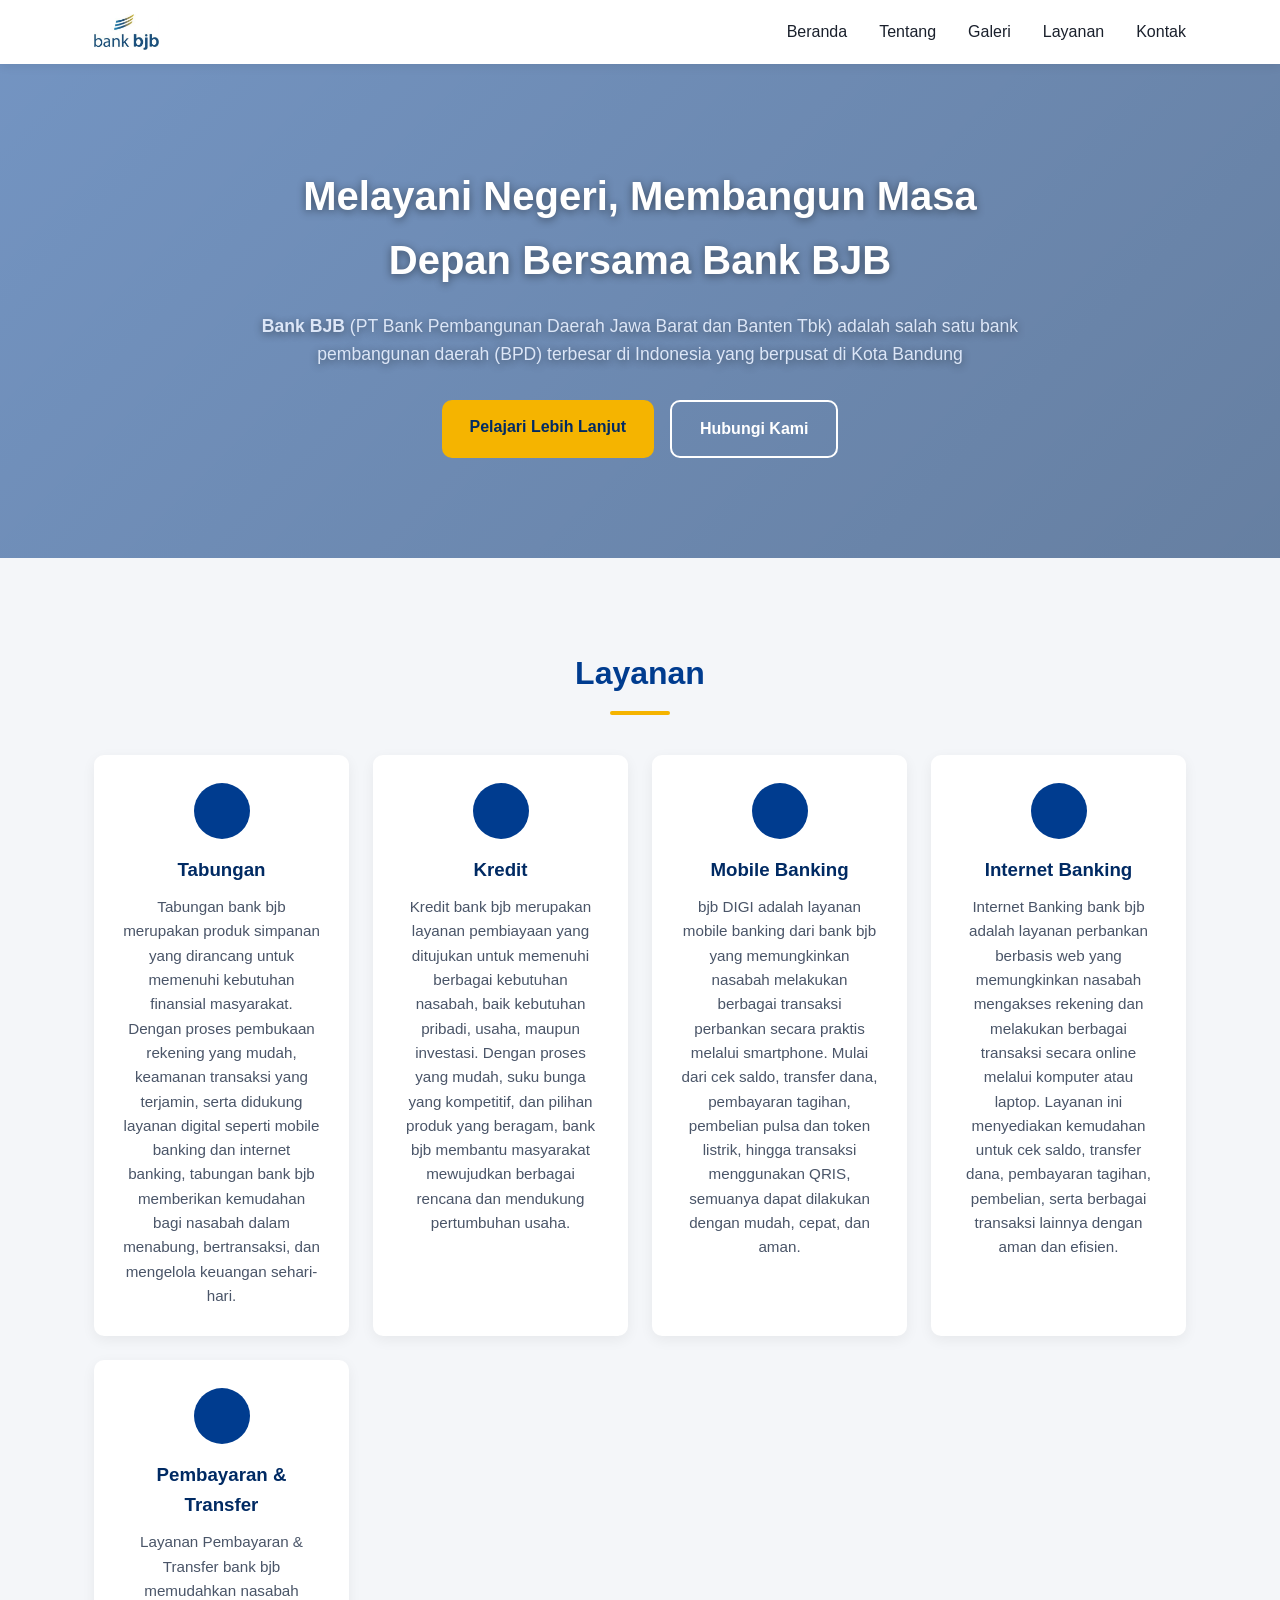
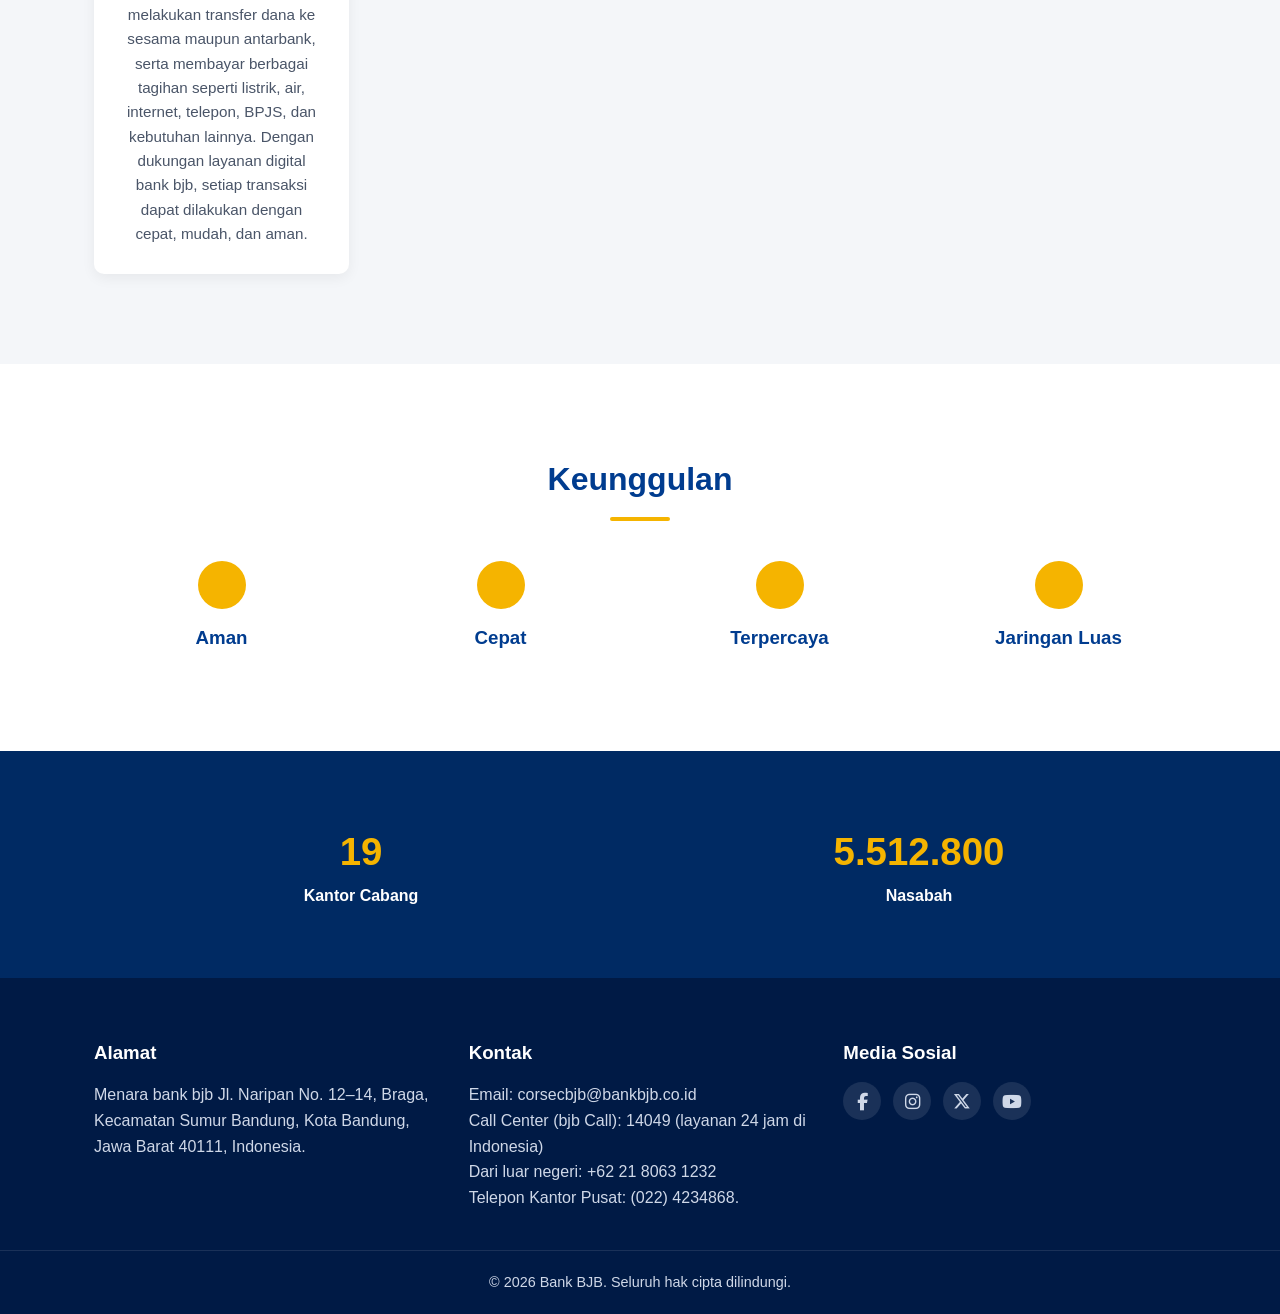
<file: index.html>
<!DOCTYPE html>
<html lang="id">
<head>
<meta charset="UTF-8">
<meta name="viewport" content="width=device-width, initial-scale=1.0">
<title>Bank BJB</title>
<link rel="stylesheet" href="style1.css">
<link rel="stylesheet" href="https://cdnjs.cloudflare.com/ajax/libs/font-awesome/6.5.1/css/all.min.css">
</head>
<body>

  <header class="navbar">
    <div class="navbar__container">
      <div class="navbar__logo">
        <!-- Ganti dengan logo Bank BJB -->
        <img src="IMG-20260719-WA0002.jpg" alt="eweh logona">
      
      </div>

      <nav class="navbar__menu" id="navbarMenu">
        <ul>
          <li><a href="index.html">Beranda</a></li>
          <li><a href="tentang.html">Tentang</a></li>
          <li><a href="galeri.html">Galeri</a></li>
          <li><a href="#layanan">Layanan</a></li>
          <li><a href="#kontak">Kontak</a></li>
        </ul>
      </nav>

      <button class="navbar__toggle" id="navbarToggle" aria-label="Buka menu" aria-expanded="false">
        <span></span>
        <span></span>
        <span></span>
      </button>
    </div>
  </header>

  <main>

    <!-- ========== 2. HERO SECTION ========== -->
    <section class="hero" id="beranda">
      <div class="hero__container">
        <h1 class="hero__title">Melayani Negeri, Membangun Masa Depan Bersama Bank BJB</h1>
        <p class="hero__desc">
          <!-- Deskripsi singkat hero diisi di sini -->
          <strong>Bank BJB</strong> (PT Bank Pembangunan Daerah Jawa Barat dan Banten Tbk) adalah salah satu bank pembangunan daerah (BPD) terbesar di Indonesia yang berpusat di Kota Bandung
        </p>
        <div class="hero__actions">
          <a href="tentang.html" class="btn btn--primary">Pelajari Lebih Lanjut</a>
          <a href="#kontak" class="btn btn--outline">Hubungi Kami</a>
        </div>
      </div>
    </section>

    <!-- ========== 3. TENTANG BANK BJB ========== -->

    <!-- ========== 4. LAYANAN ========== -->
    <section class="layanan" id="layanan">
      <div class="section__container">
        <h2 class="section__title">Layanan</h2>

        <div class="layanan__grid">
          <div class="layanan__card">
            <div class="layanan__icon"><!-- Ikon --></div>
            <h3>Tabungan</h3>
            <p>Tabungan bank bjb merupakan produk simpanan yang dirancang untuk memenuhi kebutuhan finansial masyarakat. Dengan proses pembukaan rekening yang mudah, keamanan transaksi yang terjamin, serta didukung layanan digital seperti mobile banking dan internet banking, tabungan bank bjb memberikan kemudahan bagi nasabah dalam menabung, bertransaksi, dan mengelola keuangan sehari-hari.</p>
          </div>

          <div class="layanan__card">
            <div class="layanan__icon"><!-- Ikon --></div>
            <h3>Kredit</h3>
            <p>Kredit bank bjb merupakan layanan pembiayaan yang ditujukan untuk memenuhi berbagai kebutuhan nasabah, baik kebutuhan pribadi, usaha, maupun investasi. Dengan proses yang mudah, suku bunga yang kompetitif, dan pilihan produk yang beragam, bank bjb membantu masyarakat mewujudkan berbagai rencana dan mendukung pertumbuhan usaha.</p>
          </div>

          <div class="layanan__card">
            <div class="layanan__icon"><!-- Ikon --></div>
            <h3>Mobile Banking</h3>
            <p>bjb DIGI adalah layanan mobile banking dari bank bjb yang memungkinkan nasabah melakukan berbagai transaksi perbankan secara praktis melalui smartphone. Mulai dari cek saldo, transfer dana, pembayaran tagihan, pembelian pulsa dan token listrik, hingga transaksi menggunakan QRIS, semuanya dapat dilakukan dengan mudah, cepat, dan aman.</p>
          </div>

          <div class="layanan__card">
            <div class="layanan__icon"><!-- Ikon --></div>
            <h3>Internet Banking</h3>
            <p>Internet Banking bank bjb adalah layanan perbankan berbasis web yang memungkinkan nasabah mengakses rekening dan melakukan berbagai transaksi secara online melalui komputer atau laptop. Layanan ini menyediakan kemudahan untuk cek saldo, transfer dana, pembayaran tagihan, pembelian, serta berbagai transaksi lainnya dengan aman dan efisien.</p>
          </div>

          <div class="layanan__card">
            <div class="layanan__icon"><!-- Ikon --></div>
            <h3>Pembayaran & Transfer</h3>
            <p>Layanan Pembayaran & Transfer bank bjb memudahkan nasabah melakukan transfer dana ke sesama maupun antarbank, serta membayar berbagai tagihan seperti listrik, air, internet, telepon, BPJS, dan kebutuhan lainnya. Dengan dukungan layanan digital bank bjb, setiap transaksi dapat dilakukan dengan cepat, mudah, dan aman.</p>
          </div>
        </div>
      </div>
    </section>

    <!-- ========== 5. KEUNGGULAN ========== -->
    <section class="keunggulan" id="produk">
      <div class="section__container">
        <h2 class="section__title">Keunggulan</h2>

        <div class="keunggulan__grid">
          <div class="keunggulan__item">
            <div class="keunggulan__icon"><!-- Ikon --></div>
            <h3>Aman</h3>
            <p></p>
          </div>

          <div class="keunggulan__item">
            <div class="keunggulan__icon"><!-- Ikon --></div>
            <h3>Cepat</h3>
            <p></p>
          </div>

          <div class="keunggulan__item">
            <div class="keunggulan__icon"><!-- Ikon --></div>
            <h3>Terpercaya</h3>
            <p></p>
          </div>

          <div class="keunggulan__item">
            <div class="keunggulan__icon"><!-- Ikon --></div>
            <h3>Jaringan Luas</h3>
            <p></p>
          </div>
        </div>
      </div>
    </section>

    <!-- ========== 6. STATISTIK ========== -->
    <section class="statistik">
      <div class="section__container">
        <div class="statistik__grid">
          <div class="statistik__item">
            <span class="statistik__angka" data-target="64">0</span>
            <p><strong>Kantor Cabang</strong></p>
          </div>
          <div class="statistik__item">
            <span class="statistik__angka" data-target="18000000">18.000.000</span>
            <p><strong>Nasabah</strong></p>
          </div>
          </div>
        </div>
      </div>
    </section>

  </main>

  <!-- ========== 7. FOOTER ========== -->
  <footer class="footer" id="kontak">
    <div class="section__container footer__grid">
      <div class="footer__col">
        <h3>Alamat</h3>
        <p>Menara bank bjb
Jl. Naripan No. 12–14,
Braga, Kecamatan Sumur Bandung,
Kota Bandung, Jawa Barat 40111, Indonesia.</p>
      </div>

      <div class="footer__col">
        <h3>Kontak</h3>
        <p>Email: corsecbjb@bankbjb.co.id</p>
        <p>Call Center (bjb Call): 14049 (layanan 24 jam di Indonesia) <br>
Dari luar negeri: +62 21 8063 1232 <br>
Telepon Kantor Pusat: (022) 4234868. </p>
      </div>

      <div class="footer__col">
        <h3>Media Sosial</h3>
        <div class="footer__social">
          <a href="
https://www.google.com/url?sa=i&source=web&rct=j&url=https://www.facebook.com/bankbjb/&ved=2ahUKEwjR-eyFiIKWAxXFm-EIHW53LtYQy_kOeggIAggBCA0QAQ&opi=89978449&cd&psig=AOvVaw10H-f-Xx8UW5WOxENoNhed&ust=1785764162739000" aria-label="Facebook"><i class="fa-brands fa-facebook-f"></i></a>
          <a href="
https://www.google.com/url?sa=i&source=web&rct=j&url=https://www.instagram.com/bankbjb/&ved=2ahUKEwjLrMTSiIKWAxUN4TgGHQGpFwkQy_kOegYIAAgUEAE&opi=89978449&cd&psig=AOvVaw03By88JKtQ4bQKdZcxVntO&ust=1785764323605000" aria-label="Instagram"><i class="fa-brands fa-instagram"></i></a>
          <a href="
https://www.google.com/url?sa=i&source=web&rct=j&url=https://x.com/infobankbjb?lang%3Den&ved=2ahUKEwjVlZPkiIKWAxXPZyoJHX7dFd0Qy_kOegYIAAgJEAE&opi=89978449&cd&psig=AOvVaw07EjEEmV8B1ofLkgnyRqgN&ust=1785764360554000" aria-label="Twitter/X"><i class="fa-brands fa-x-twitter"></i></a>
          <a href="
https://www.google.com/url?sa=i&source=web&rct=j&url=https://www.youtube.com/@bankbjbofficial&ved=2ahUKEwiqye7tiIKWAxWt4TgGHd67E_8Qy_kOegYIAAgHEAE&opi=89978449&cd&psig=AOvVaw1lMkQVxUWoMFAPHhUxdCYv&ust=1785764380931000" aria-label="YouTube"><i class="fa-brands fa-youtube"></i></a>
        </div>
      </div>
    </div>

    <div class="footer__bottom">
      <p>&copy; <span id="tahunSekarang"></span> Bank BJB. Seluruh hak cipta dilindungi.</p>
    </div>
  </footer>

  <script src="script1.js"></script>
</body>
</html>
</file>
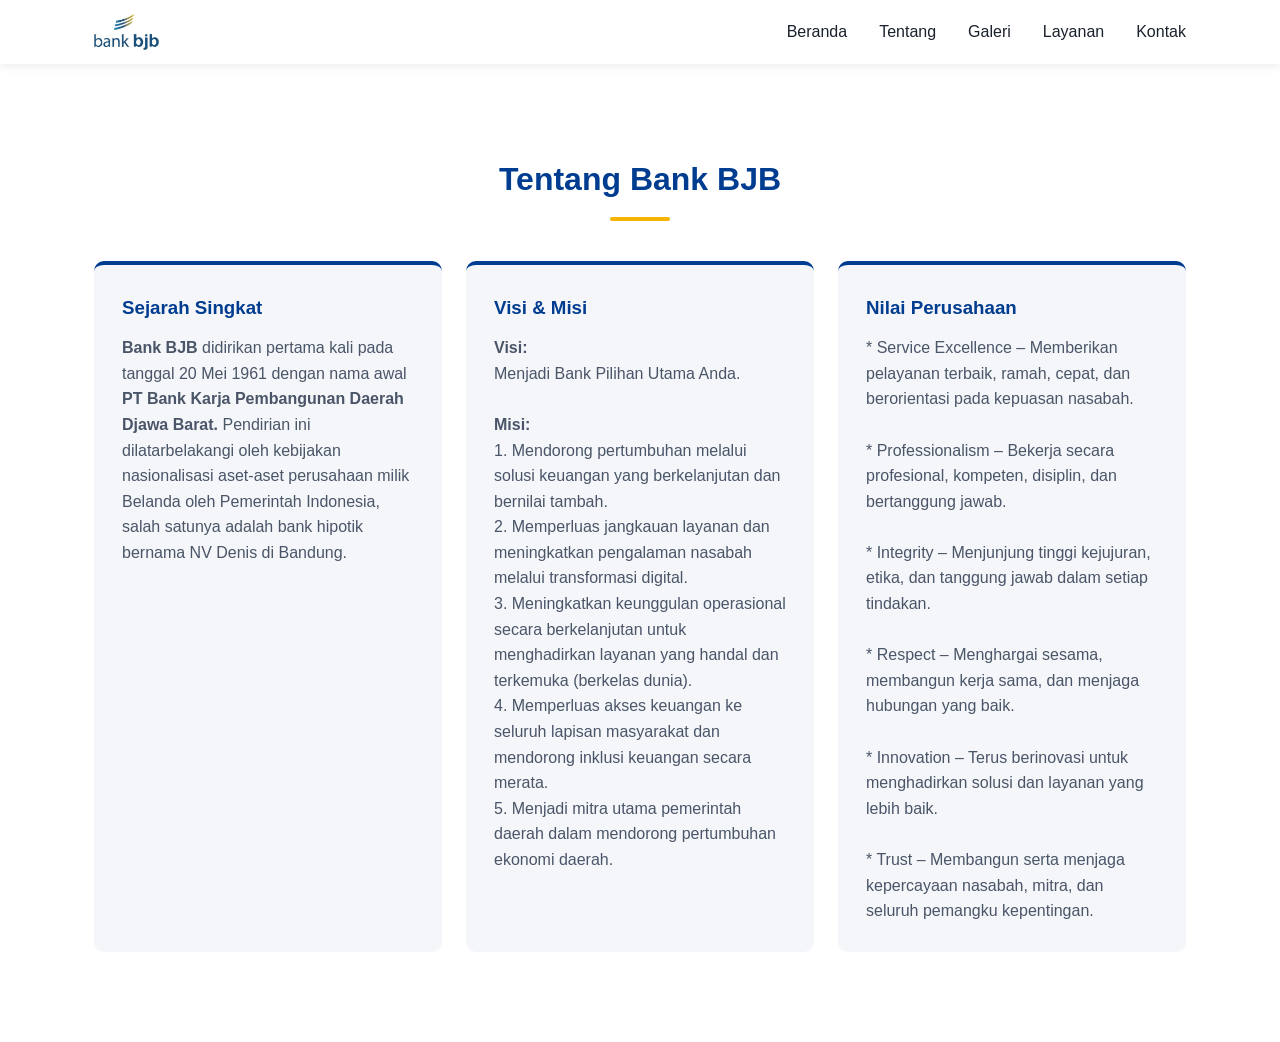
<file: tentang.html>
<!DOCTYPE html>
<html lang="id">
<head>
  <meta charset="UTF-8">
  <meta name="viewport" content="width=device-width, initial-scale=1.0">
  <meta http-equiv="X-UA-Compatible" content="ie=edge">
  <link rel="stylesheet" href="style1.css">
  <link rel="stylesheet" href="https://cdnjs.cloudflare.com/ajax/libs/font-awesome/6.5.1/css/all.min.css">
  <title>Tentang</title>
</head>
<body>
   <header class="navbar">
    <div class="navbar__container">
      <div class="navbar__logo">
        <!-- Ganti dengan logo Bank BJB -->
        <img src="IMG-20260719-WA0002.jpg" alt="eweh logona">
      
      </div>

      <nav class="navbar__menu" id="navbarMenu">
        <ul>
          <li><a href="index.html">Beranda</a></li>
          <li><a href="tentang.html">Tentang</a></li>
          <li><a href="galeri.html">Galeri</a></li>
          <li><a href="index.html#layanan">Layanan</a></li>
          <li><a href="index.html#kontak">Kontak</a></li>
        </ul>
      </nav>

      <button class="navbar__toggle" id="navbarToggle" aria-label="Buka menu" aria-expanded="false">
        <span></span>
        <span></span>
        <span></span>
      </button>
    </div>
  </header>

  
  
  
  
  
      <section class="tentang" id="tentang">
      <div class="section__container">
        <h2 class="section__title">Tentang Bank BJB</h2>

        <div class="tentang__grid">
          <div class="tentang__card">
            <h3>Sejarah Singkat</h3>
            <p><strong>Bank BJB</strong> didirikan pertama kali pada tanggal 20 Mei 1961 dengan nama awal <strong>PT Bank Karja Pembangunan Daerah Djawa Barat.</strong> Pendirian ini dilatarbelakangi oleh kebijakan nasionalisasi aset-aset perusahaan milik Belanda oleh Pemerintah Indonesia, salah satunya adalah bank hipotik bernama NV Denis di Bandung.</p>
          </div>

          <div class="tentang__card">
            <h3>Visi & Misi</h3>
            <p><strong>Visi:</strong> <br>Menjadi Bank Pilihan Utama Anda.</p>
            <br>
            <p><strong>Misi:</strong><br>
1. Mendorong pertumbuhan melalui solusi keuangan yang berkelanjutan dan bernilai tambah.<br>
2. Memperluas jangkauan layanan dan meningkatkan pengalaman nasabah melalui transformasi digital.<br>
3. Meningkatkan keunggulan operasional secara berkelanjutan untuk menghadirkan layanan yang handal dan terkemuka (berkelas dunia).<br>
4. Memperluas akses keuangan ke seluruh lapisan masyarakat dan mendorong inklusi keuangan secara merata.<br>
5. Menjadi mitra utama pemerintah daerah dalam mendorong pertumbuhan ekonomi daerah.</p>
          </div>

          <div class="tentang__card">
            <h3>Nilai Perusahaan</h3>
            <p>* Service Excellence – Memberikan pelayanan terbaik, ramah, cepat, dan berorientasi pada kepuasan nasabah.<br>
            <br>
* Professionalism – Bekerja secara profesional, kompeten, disiplin, dan bertanggung jawab.<br>
<br>
* Integrity – Menjunjung tinggi kejujuran, etika, dan tanggung jawab dalam setiap tindakan.<br>
<br>
* Respect – Menghargai sesama, membangun kerja sama, dan menjaga hubungan yang baik.<br>
<br>
* Innovation – Terus berinovasi untuk menghadirkan solusi dan layanan yang lebih baik.<br>
<br>
* Trust – Membangun serta menjaga kepercayaan nasabah, mitra, dan seluruh pemangku kepentingan.</p>
          </div>
        </div>
      </div>
    </section>
<script src="script1.js"></script>
</body>
</html>
</file>
<file: style1.css>
/* ========== VARIABEL & RESET ========== */
:root {
  --biru-utama: #003c8f;
  --biru-tua: #002a63;
  --biru-terang: #0069d9;
  --kuning-aksen: #f5b400;
  --abu-terang: #f4f6f9;
  --abu-teks: #4a5568;
  --putih: #ffffff;
  --radius: 10px;
  --transisi: 0.25s ease;
}

* {
  margin: 0;
  padding: 0;
  box-sizing: border-box;
}

html {
  scroll-behavior: smooth;
}

body {
  font-family: "Segoe UI", Roboto, Arial, sans-serif;
  color: #1a202c;
  line-height: 1.6;
  background: var(--putih);
}

img {
  max-width: 100%;
  display: block;
}

a {
  text-decoration: none;
  color: inherit;
}

ul {
  list-style: none;
}

.section__container {
  max-width: 1140px;
  margin: 0 auto;
  padding: 0 24px;
}

.section__title {
  text-align: center;
  font-size: 2rem;
  color: var(--biru-utama);
  margin-bottom: 40px;
  position: relative;
}

.section__title::after {
  content: "";
  display: block;
  width: 60px;
  height: 4px;
  background: var(--kuning-aksen);
  margin: 12px auto 0;
  border-radius: 2px;
}

/* ========== 1. NAVBAR ========== */
.navbar {
  position: sticky;
  top: 0;
  z-index: 100;
  background: var(--putih);
  box-shadow: 0 2px 10px rgba(0, 0, 0, 0.08);
}

.navbar__container {
  max-width: 1140px;
  margin: 0 auto;
  padding: 14px 24px;
  display: flex;
  align-items: center;
  justify-content: space-between;
}

.navbar__logo {
  display: flex;
  align-items: center;
  gap: 10px;
  font-weight: 700;
  color: var(--biru-utama);
}

.navbar__logo img {
  height: 36px;
  width: auto;
}

.navbar__logo-text {
  font-size: 1.2rem;
  letter-spacing: 0.5px;
}

.navbar__menu ul {
  display: flex;
  gap: 32px;
}

.navbar__menu a {
  font-weight: 500;
  color: #1a202c;
  transition: color var(--transisi);
}

.navbar__menu a:hover,
.navbar__menu a:focus-visible {
  color: var(--biru-utama);
}

.navbar__toggle {
  display: none;
  flex-direction: column;
  gap: 5px;
  background: none;
  border: none;
  cursor: pointer;
  padding: 6px;
}

.navbar__toggle span {
  width: 26px;
  height: 3px;
  background: var(--biru-utama);
  border-radius: 2px;
  transition: transform var(--transisi), opacity var(--transisi);
}

/* ========== 2. HERO ========== */
.hero {
  background:
    linear-gradient(135deg, rgba(0, 60, 143, 0.55), rgba(0, 42, 99, 0.6)),
    url("https://images.unsplash.com/photo-1554469384-e58fac16e23a?auto=format&fit=crop&w=1600&q=80") center/cover no-repeat;
  color: var(--putih);
  padding: 100px 24px;
  text-align: center;
}

.hero__title,
.hero__desc {
  text-shadow: 0 2px 8px rgba(0, 0, 0, 0.45);
}

.hero__container {
  max-width: 780px;
  margin: 0 auto;
}

.hero__title {
  font-size: 2.5rem;
  font-weight: 700;
  margin-bottom: 20px;
}

.hero__desc {
  font-size: 1.1rem;
  color: #dce6f7;
  margin-bottom: 32px;
}

.hero__actions {
  display: flex;
  gap: 16px;
  justify-content: center;
  flex-wrap: wrap;
}

.btn {
  display: inline-block;
  padding: 14px 28px;
  border-radius: var(--radius);
  font-weight: 600;
  transition: transform var(--transisi), background var(--transisi);
}

.btn--primary {
  background: var(--kuning-aksen);
  color: var(--biru-tua);
}

.btn--outline {
  border: 2px solid var(--putih);
  color: var(--putih);
}

.btn:hover {
  transform: translateY(-3px);
}

/* ========== 3. TENTANG ========== */
.tentang {
  padding: 90px 0;
  background: var(--putih);
}

.tentang__grid {
  display: grid;
  grid-template-columns: repeat(3, 1fr);
  gap: 24px;
}

.tentang__card {
  background: var(--abu-terang);
  padding: 28px;
  border-radius: var(--radius);
  border-top: 4px solid var(--biru-utama);
}

.tentang__card h3 {
  color: var(--biru-utama);
  margin-bottom: 12px;
}

.tentang__card p {
  color: var(--abu-teks);
}

/* ========== 3B. GALERI ========== */
.galeri {
  padding: 90px 0;
  background: var(--putih);
}

.galeri__grid {
  display: grid;
  grid-template-columns: repeat(auto-fit, minmax(260px, 1fr));
  gap: 24px;
}

.galeri__item {
  position: relative;
  border-radius: var(--radius);
  overflow: hidden;
  box-shadow: 0 4px 14px rgba(0, 0, 0, 0.08);
}

.galeri__item img {
  width: 100%;
  height: 220px;
  object-fit: cover;
  transition: transform var(--transisi);
}

.galeri__item:hover img {
  transform: scale(1.08);
}

.galeri__caption {
  position: absolute;
  left: 0;
  right: 0;
  bottom: 0;
  padding: 14px 16px;
  background: linear-gradient(to top, rgba(0, 26, 69, 0.85), transparent);
  color: var(--putih);
  font-weight: 600;
  font-size: 0.95rem;
}

/* ========== 4. LAYANAN ========== */
.layanan {
  padding: 90px 0;
  background: var(--abu-terang);
}

.layanan__grid {
  display: grid;
  grid-template-columns: repeat(auto-fit, minmax(220px, 1fr));
  gap: 24px;
}

.layanan__card {
  background: var(--putih);
  padding: 28px;
  border-radius: var(--radius);
  text-align: center;
  box-shadow: 0 4px 14px rgba(0, 0, 0, 0.06);
  transition: transform var(--transisi);
}

.layanan__card:hover {
  transform: translateY(-6px);
}

.layanan__icon {
  width: 56px;
  height: 56px;
  margin: 0 auto 16px;
  border-radius: 50%;
  background: var(--biru-utama);
}

.layanan__card h3 {
  color: var(--biru-tua);
  margin-bottom: 10px;
}

.layanan__card p {
  color: var(--abu-teks);
  font-size: 0.95rem;
}

/* ========== 5. KEUNGGULAN ========== */
.keunggulan {
  padding: 90px 0;
  background: var(--putih);
}

.keunggulan__grid {
  display: grid;
  grid-template-columns: repeat(auto-fit, minmax(200px, 1fr));
  gap: 24px;
  text-align: center;
}

.keunggulan__icon {
  width: 48px;
  height: 48px;
  margin: 0 auto 14px;
  border-radius: 50%;
  background: var(--kuning-aksen);
}

.keunggulan__item h3 {
  color: var(--biru-utama);
  margin-bottom: 8px;
}

.keunggulan__item p {
  color: var(--abu-teks);
  font-size: 0.95rem;
}

/* ========== 6. STATISTIK ========== */
.statistik {
  padding: 70px 0;
  background: var(--biru-tua);
  color: var(--putih);
}

.statistik__grid {
  display: grid;
  grid-template-columns: repeat(auto-fit, minmax(180px, 1fr));
  gap: 24px;
  text-align: center;
}

.statistik__angka {
  display: block;
  font-size: 2.4rem;
  font-weight: 700;
  color: var(--kuning-aksen);
}

/* ========== 7. FOOTER ========== */
.footer {
  background: #001a45;
  color: #cfd8e8;
  padding: 60px 0 0;
}

.footer__grid {
  display: grid;
  grid-template-columns: repeat(3, 1fr);
  gap: 32px;
  padding-bottom: 40px;
}

.footer__col h3 {
  color: var(--putih);
  margin-bottom: 14px;
}

.footer__social {
  display: flex;
  gap: 12px;
}

.footer__social a {
  width: 38px;
  height: 38px;
  display: flex;
  align-items: center;
  justify-content: center;
  background: rgba(255, 255, 255, 0.1);
  border-radius: 50%;
  font-size: 1.1rem;
  transition: background var(--transisi), color var(--transisi);
}

.footer__social a:hover {
  background: var(--kuning-aksen);
  color: var(--biru-tua);
}

.footer__bottom {
  text-align: center;
  padding: 20px 0;
  border-top: 1px solid rgba(255, 255, 255, 0.1);
  font-size: 0.9rem;
}

/* ========== RESPONSIVE ========== */
@media (max-width: 860px) {
  .tentang__grid {
    grid-template-columns: 1fr;
  }

  .footer__grid {
    grid-template-columns: 1fr;
  }
}

@media (max-width: 768px) {
  .navbar__toggle {
    display: flex;
  }

  .navbar__menu {
    position: absolute;
    top: 100%;
    left: 0;
    width: 100%;
    background: var(--putih);
    box-shadow: 0 8px 12px rgba(0, 0, 0, 0.08);
    max-height: 0;
    overflow: hidden;
    transition: max-height var(--transisi);
  }

  .navbar__menu.is-open {
    max-height: 400px;
  }

  .navbar__menu ul {
    flex-direction: column;
    padding: 16px 24px;
    gap: 18px;
  }

  .hero__title {
    font-size: 1.9rem;
  }
}
</file>
